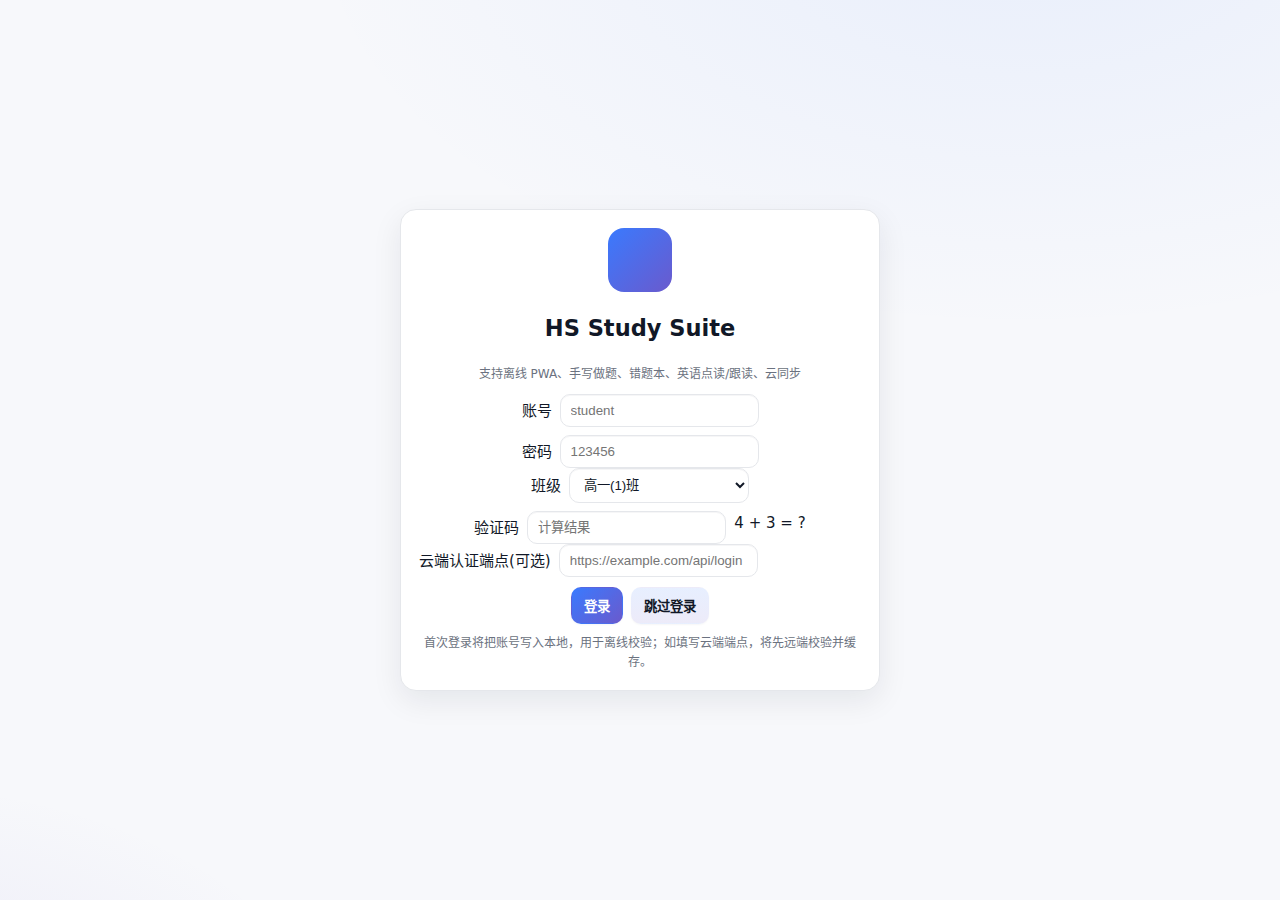
<file: login.html>
<!DOCTYPE html>
<html lang="zh-CN">
<head>
  <meta charset="UTF-8">
  <meta name="viewport" content="width=device-width, initial-scale=1.0">
  <title>登录 · HS Study Suite</title>
  <link rel="stylesheet" href="assets/theme.css">
  <link rel="stylesheet" href="assets/components.css">
  <style>
    body{ min-height:100vh; display:grid; place-items:center }
    .login-card{ width:min(480px, calc(100% - 40px)); background:var(--surface); border:1px solid var(--border); border-radius:16px; box-shadow: var(--shadow); padding:18px; text-align:center; }
    .logo{ width:64px; height:64px; border-radius:16px; background: var(--accent-grad); margin: 0 auto 10px; }
    .row{ display:flex; gap:8px; flex-wrap:wrap; justify-content:center }
    .row label{ display:flex; align-items:center; gap:8px }
    .muted{ color:var(--muted); font-size:12px }
  </style>
  <link rel="manifest" href="manifest.webmanifest">
  <meta name="theme-color" content="#3a7afe">
</head>
<body>
  <div class="login-card">
    <div class="logo"></div>
    <h2>HS Study Suite</h2>
    <div class="muted">支持离线 PWA、手写做题、错题本、英语点读/跟读、云同步</div>
    <div class="space"></div>
    <div class="row">
      <label>账号 <input id="u" type="text" placeholder="student"></label>
      <label>密码 <input id="p" type="password" placeholder="123456"></label>
    </div>
    <div class="row">
      <label>班级
        <select id="cls">
          <option value="G10-1">高一(1)班</option>
          <option value="G10-2">高一(2)班</option>
          <option value="G10-3">高一(3)班</option>
        </select>
      </label>
      <label>验证码 <input id="cap" type="text" placeholder="计算结果"></label>
      <span id="capQ" class="badge">—</span>
    </div>
    <div class="row">
      <label style="flex:1">云端认证端点(可选) <input id="api" type="text" placeholder="https://example.com/api/login"></label>
    </div>
    <div class="space"></div>
    <div class="row">
      <button class="btn primary" id="login">登录</button>
      <button class="btn ghost" id="skip">跳过登录</button>
    </div>
    <div class="space"></div>
    <div class="muted">首次登录将把账号写入本地，用于离线校验；如填写云端端点，将先远端校验并缓存。</div>
  </div>
  <script>
    function save(k,v){ try{ localStorage.setItem(k,v); }catch(e){} }
    function get(k){ try{ return localStorage.getItem(k); }catch(e){ return null; } }
    function toHome(){ location.href = 'home.html'; }
    // captcha
    let a=Math.floor(Math.random()*9)+1, b=Math.floor(Math.random()*9)+1;
    document.getElementById('capQ').textContent = a + ' + ' + b + ' = ?';

    document.getElementById('login').onclick = async ()=>{
      const cap = document.getElementById('cap').value.trim();
      if (String(Number(cap)) !== String(a+b)) { alert('验证码错误'); return; }
      const u=document.getElementById('u').value.trim()||'student';
      const p=document.getElementById('p').value||'123456';
      const cls=document.getElementById('cls').value;
      const storedU=get('auth:u'), storedP=get('auth:p');
      const api=document.getElementById('api').value.trim();
      if (api){
        try{
          const r = await fetch(api, {method:'POST', headers:{'Content-Type':'application/json'}, body: JSON.stringify({u, p, cls})});
          if (r.ok){ save('auth:u',u); save('auth:p',p); save('auth:cls',cls); toHome(); return; }
          else { alert('云端认证失败：'+r.status); return; }
        }catch(e){ alert('云端认证异常：'+e); return; }
      }
      if (!storedU){ save('auth:u',u); save('auth:p', p); save('auth:cls', cls); toHome(); return; }
      if (u===storedU && p===storedP){ save('auth:cls', cls); toHome(); } else { alert('账号或密码不匹配'); }
    };
    document.getElementById('skip').onclick = ()=> toHome();
  </script>
</body>
</html>
</file>
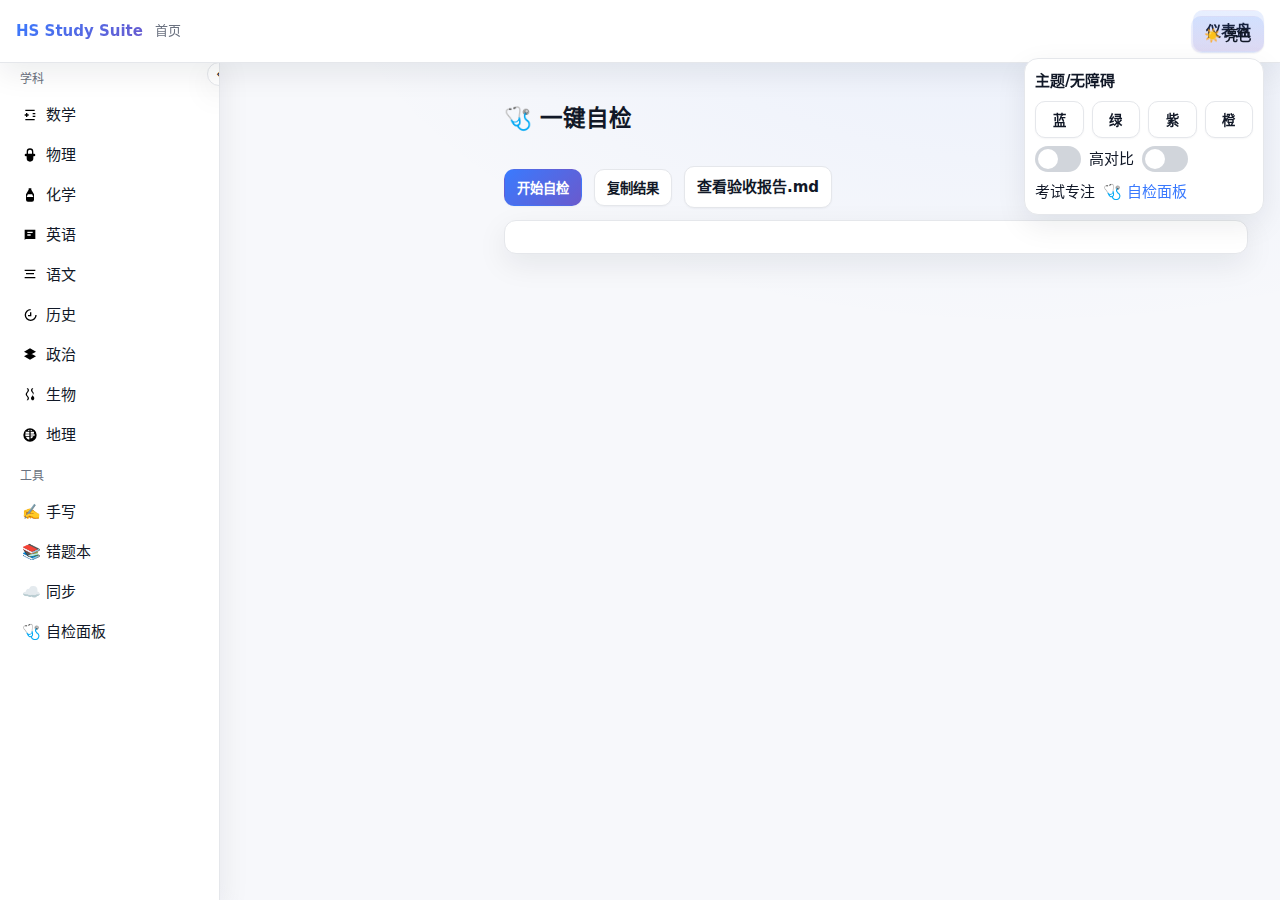
<file: selfcheck.html>
<!DOCTYPE html>
<html lang="zh-CN">
<head>
  <meta charset="UTF-8">
  <meta name="viewport" content="width=device-width, initial-scale=1.0">
  <title>一键自检 · HS Study Suite</title>
  <link rel="stylesheet" href="assets/theme.css">
  <link rel="stylesheet" href="assets/components.css">
  <link rel="stylesheet" href="assets/layout.css">
  <link rel="stylesheet" href="assets/sidebar_plus.css">
  <style>
    .ok{color:#16a34a}.warn{color:#f59e0b}.bad{color:#dc2626}
    .mono{font-family:ui-monospace,SFMono-Regular,Menlo,Consolas,monospace;font-size:12px}
  </style>
  <link rel="manifest" href="manifest.webmanifest">
  <meta name="theme-color" content="#3a7afe">
</head>
<body>
  <script src="assets/theme.js"></script>
  <script src="assets/layout.js"></script>
  <script src="assets/layout_plus.js"></script>
  <div class="app-container main-with-sidebar">
    <div class="container stack">
      <h2>🩺 一键自检</h2>
      <div class="row">
        <button class="btn primary" id="run">开始自检</button>
        <button class="btn" id="copy">复制结果</button>
        <a class="btn" href="docs/验收报告.md" target="_blank">查看验收报告.md</a>
      </div>
      <div class="card">
        <div id="out" class="stack mono"></div>
      </div>
    </div>
  </div>
  <script src="assets/selfcheck.js"></script>
</body>
</html>
</file>
<file: assets/theme.css>
/* Theme Deluxe: tokens, light/dark, typography, cards, buttons, inputs, toolbar */

:root{
  --brand: #3a7afe;
  --brand-2: #6a5acd;
  --bg: #f7f8fb;
  --surface: #ffffff;
  --text: #111827;
  --muted: #6b7280;
  --border: #e5e7eb;
  --shadow: 0 10px 30px rgba(16,24,40,.08);
  --radius: 12px;
  --radius-sm: 10px;
  --radius-lg: 16px;
  --focus: 0 0 0 3px rgba(58,122,254,.25);
  --accent-grad: linear-gradient(135deg, #3a7afe 0%, #6a5acd 100%);
  --accent-soft: linear-gradient(180deg, rgba(58,122,254,0.12), rgba(106,90,205,0.12));
}

:root[data-theme="dark"]{
  --bg: #0b0d12;
  --surface: #12151c;
  --text: #e5e7eb;
  --muted: #9aa0aa;
  --border: #1f2430;
  --shadow: 0 8px 24px rgba(0,0,0,.45);
  --focus: 0 0 0 3px rgba(95,163,255,.35);
  --accent-soft: linear-gradient(180deg, rgba(58,122,254,0.15), rgba(106,90,205,0.15));
}

/* Base */
*{ box-sizing:border-box }
html,body{ height:100% }
body{
  margin:0; color:var(--text); background:
    radial-gradient(1200px 700px at 80% -10%, rgba(58,122,254,0.08), transparent 60%),
    radial-gradient(800px 500px at -10% 120%, rgba(106,90,205,0.10), transparent 60%),
    var(--bg);
  font: 15px/1.6 system-ui, -apple-system, Segoe UI, Roboto, "Helvetica Neue", Arial, "Noto Sans", "PingFang SC", "Hiragino Sans GB", "Microsoft YaHei", sans-serif;
  -webkit-font-smoothing: antialiased;
}

a{ color:var(--brand); text-decoration:none }
a:hover{ text-decoration:underline }

/* Containers */
.app-container{ max-width:1100px; margin: 18px auto; padding: 0 16px; }
.card{
  background:var(--surface); border:1px solid var(--border);
  border-radius:var(--radius); box-shadow:var(--shadow);
  padding:16px;
}

/* Toolbar & buttons (affects .hw-btn too) */
button, .btn, .hw-btn{
  --b: var(--border);
  display:inline-flex; align-items:center; gap:8px;
  padding:8px 12px; font-weight:600;
  border:1px solid var(--b); border-radius:10px;
  background:var(--surface); color:var(--text);
  cursor:pointer; transition: transform .06s ease, box-shadow .2s ease, background .2s ease, border-color .2s ease;
  box-shadow: 0 1px 2px rgba(16,24,40,.04);
}
button:hover, .btn:hover, .hw-btn:hover{ transform: translateY(-1px); box-shadow: 0 4px 14px rgba(16,24,40,.12) }
button:active, .btn:active, .hw-btn:active{ transform: translateY(0) }
button.primary, .btn.primary, .hw-btn.primary{
  background: var(--accent-grad); color:#fff; border-color: transparent;
}
button.ghost, .btn.ghost, .hw-btn.ghost{
  background: var(--accent-soft); border-color: transparent;
}
button:focus-visible, .btn:focus-visible, .hw-btn:focus-visible{ outline:none; box-shadow: var(--focus) }

/* Inputs */
input[type="text"], input[type="number"], input[type="password"], input[type="date"], select, textarea{
  width:auto; min-width: 180px; max-width: 100%;
  padding:8px 10px; border:1px solid var(--border); border-radius:10px; background:var(--surface); color:var(--text);
  box-shadow: inset 0 1px 0 rgba(16,24,40,.04);
}
input:focus, select:focus, textarea:focus{ outline:none; box-shadow: var(--focus); border-color: #9db9ff }

/* Chips / tags */
.tag{ display:inline-flex; align-items:center; gap:6px; padding:4px 8px; border:1px solid var(--border); border-radius:999px; background:var(--surface); font-size:12px; color:var(--muted) }
.tag .dot{ width:8px; height:8px; border-radius:50%; background:#94a3b8 }

/* Panels */
#hwPro .inner{
  border-radius: var(--radius-lg);
  box-shadow: var(--shadow);
}
.hw-head{ border-bottom:1px solid var(--border); background:var(--surface) }
.hw-tools{ display:flex; flex-wrap:wrap; gap:8px; padding:12px }
.hw-tools .grp{ display:flex; align-items:center; gap:8px; background:var(--surface); border:1px solid var(--border); border-radius:12px; padding:8px }
.hw-tools .split{ width:1px; height:20px; background:var(--border) }

.hw-canvas-wrap{ background: var(--surface); border:1px dashed var(--border); border-radius:12px; box-shadow: inset 0 2px 10px rgba(16,24,40,.04) }
.hw-side .sec{ background:var(--surface) }

/* Lists / question items */
.q-item, .exercise-item, .question, .paper-question{
  background: var(--surface); border:1px solid var(--border); border-radius:var(--radius); padding:16px; box-shadow: var(--shadow); margin-bottom:12px;
}
.q-item .title, .exercise-item .title, .question .title{ font-weight:700; margin-bottom:8px }

/* Search/export modal */
#searchPanel .inner{
  border:1px solid var(--border); border-radius:16px; box-shadow: var(--shadow);
}
#sList .hw-thumb{ background:var(--surface); border:1px solid var(--border); border-radius:12px; box-shadow: 0 6px 18px rgba(16,24,40,.06) }

/* Read-aloud panel */
.ra-panel{ background: var(--surface); border:1px solid var(--border); border-radius:12px; padding:10px; box-shadow: var(--shadow) }
.en-reading .word:hover, .en-passages .word:hover { background: rgba(58,122,254,.12) }

/* Paged print toolbar */
#wbPrintToolbar button{ background: var(--surface) }

/* Scrollbar (webkit) */
*::-webkit-scrollbar{ width: 10px; height: 10px }
*::-webkit-scrollbar-thumb{ background: #c9d1e1; border-radius: 999px; border: 2px solid transparent; background-clip: padding-box }
:root[data-theme="dark"] *::-webkit-scrollbar-thumb{ background: #3b4456 }

/* Animations */
@keyframes fadeUp{ from{ opacity:0; transform: translateY(4px) } to{ opacity:1; transform: none } }
.card, .q-item, .exercise-item, #hwPro .inner, .ra-panel{ animation: fadeUp .25s ease both }

/* Focus visible */
:focus-visible{ outline: none; box-shadow: var(--focus) }

/* Utility */
.muted{ color: var(--muted) }
.space{ height: 10px }
.hidden{ display:none !important }
</file>
<file: assets/components.css>
/* Components/Utilities Kit */
:root{
  --accent-blue: #3a7afe;
  --accent-green: #18a999;
  --accent-purple:#6a5acd;
  --accent-orange:#ff7a45;
}
:root[data-accent="blue"]  { --brand: var(--accent-blue); }
:root[data-accent="green"] { --brand: var(--accent-green); }
:root[data-accent="purple"]{ --brand: var(--accent-purple); }
:root[data-accent="orange"]{ --brand: var(--accent-orange); }

/* High contrast (AA/AAA leaning) */
:root[data-contrast="high"]{
  --surface: #fff;
  --text: #000;
  --muted: #1d1d1d;
  --border: #000;
  --shadow: none;
}

/* Exam focus: minimal chrome */
:root[data-mode="exam"] body{
  background: #fff !important;
}
:root[data-mode="exam"] #themeToggle,
:root[data-mode="exam"] #uiControls,
:root[data-mode="exam"] #sidebar,
:root[data-mode="exam"] #topbar{ opacity:.0; pointer-events:none; position:absolute; left:-9999px }
:root[data-mode="exam"] .q-item, 
:root[data-mode="exam"] .exercise-item,
:root[data-mode="exam"] .question{ box-shadow:none; border-radius:0; border:1px solid #ddd }

/* Header/Sidebar */
#topbar{
  position: sticky; top:0; z-index: 1000;
  background:var(--surface); border-bottom:1px solid var(--border);
  box-shadow: var(--shadow);
  display:flex; align-items:center; gap:12px; padding:10px 16px;
}
#topbar .brand{ font-weight:800; background: var(--accent-grad); -webkit-background-clip:text; background-clip:text; color:transparent; }
#topbar .spacer{ flex:1 }
#topbar .crumb{ color:var(--muted); font-size:13px }

#sidebar{
  position: fixed; left:0; top:52px; bottom:0; width: 220px;
  background: var(--surface); border-right:1px solid var(--border);
  padding:12px; overflow:auto; box-shadow: var(--shadow);
}
#sidebar .nav-group{ margin-bottom:12px }
#sidebar .nav-title{ font-size:12px; color:var(--muted); margin:6px 8px }
#sidebar a{ display:flex; align-items:center; gap:8px; padding:8px 10px; border-radius:10px; color:var(--text); text-decoration:none }
#sidebar a:hover{ background: rgba(58,122,254,.08) }
#sidebar a.active{ background: var(--accent-grad); color:#fff }

.main-with-sidebar{ margin-left: 236px }

/* Controls panel */
#uiControls{
  position: fixed; right:16px; top:58px; z-index:1000;
  background: var(--surface); border:1px solid var(--border); border-radius:14px; box-shadow: var(--shadow);
  padding:10px; display:flex; flex-direction:column; gap:8px; width: 240px;
}
#uiControls .row{ display:flex; align-items:center; gap:8px; flex-wrap:wrap }
#uiControls .row .btn{ flex:1 1 auto; justify-content:center }
.switch{ position:relative; width:46px; height:26px; background:#d1d5db; border-radius:999px; cursor:pointer; transition:background .2s }
.switch input{ display:none }
.switch .knob{ position:absolute; left:3px; top:3px; width:20px; height:20px; background:#fff; border-radius:50%; transition: transform .2s }
.switch input:checked + .knob{ transform: translateX(20px) }
.switch.on{ background:var(--brand) }

/* Modal/Toast */
.modal{ position:fixed; inset:0; display:none; background:rgba(0,0,0,.45); z-index:10000 }
.modal .panel{ position:absolute; left:50%; top:50%; transform:translate(-50%,-50%); width:min(680px, calc(100% - 40px)); background:var(--surface); border:1px solid var(--border); border-radius:14px; box-shadow: var(--shadow); padding:14px }
.toast{
  position: fixed; left:50%; transform: translateX(-50%);
  bottom: 26px; background: var(--surface); border:1px solid var(--border); border-radius: 999px; padding:8px 14px; box-shadow: var(--shadow);
  display:none; z-index: 10001;
}

/* Tabs */
.tabs{ display:flex; gap:6px; border-bottom:1px solid var(--border); margin-bottom:8px }
.tabs .tab{ padding:8px 10px; cursor:pointer; border-bottom:2px solid transparent }
.tabs .tab.active{ border-color: var(--brand); font-weight:700 }
.tabpanes .pane{ display:none }
.tabpanes .pane.active{ display:block }
</file>
<file: assets/layout.css>
/* Layout helpers */
.container{ max-width: 1120px; margin: 0 auto; padding: 0 16px }
.stack{ display:flex; flex-direction:column; gap:12px }
.row{ display:flex; align-items:center; gap:12px; flex-wrap:wrap }
.grid{ display:grid; gap:12px }
.grid.cols-2{ grid-template-columns: repeat(2, minmax(0,1fr)) }
.grid.cols-3{ grid-template-columns: repeat(3, minmax(0,1fr)) }
.grid.cols-4{ grid-template-columns: repeat(4, minmax(0,1fr)) }
.badge{ display:inline-flex; align-items:center; gap:6px; padding:4px 8px; border-radius:999px; background:rgba(0,0,0,.06); font-size:12px; color:#333 }
:root[data-theme="dark"] .badge{ background: rgba(255,255,255,.08); color:#ddd }
</file>
<file: assets/sidebar_plus.css>
/* Sidebar collapse + mobile drawer */
#sidebar .collapse-btn{
  position: absolute; right:-12px; top:10px; width:24px; height:24px;
  border-radius:50%; border:1px solid var(--border); background:var(--surface);
  box-shadow: var(--shadow); display:flex; align-items:center; justify-content:center; cursor:pointer;
}
:root[data-sidebar="collapsed"] #sidebar{ width: 64px }
:root[data-sidebar="collapsed"] #sidebar .nav-title{ display:none }
:root[data-sidebar="collapsed"] #sidebar a{ justify-content:center }
:root[data-sidebar="collapsed"] .main-with-sidebar{ margin-left: 80px }
@media (max-width: 920px){
  #sidebar{ transform: translateX(-110%); transition: transform .25s ease; top:52px; width: 72%; max-width: 300px }
  :root[data-drawer="open"] #sidebar{ transform: none }
  #drawerMask{ position: fixed; inset:0; background: rgba(0,0,0,.32); backdrop-filter: blur(2px); display:none; z-index: 999 }
  :root[data-drawer="open"] #drawerMask{ display:block }
  #topbar .menu{ display:inline-flex }
}
#topbar .menu{ display:none; cursor:pointer; padding:6px 10px; border:1px solid var(--border); border-radius:10px; background:var(--surface) }
</file>
